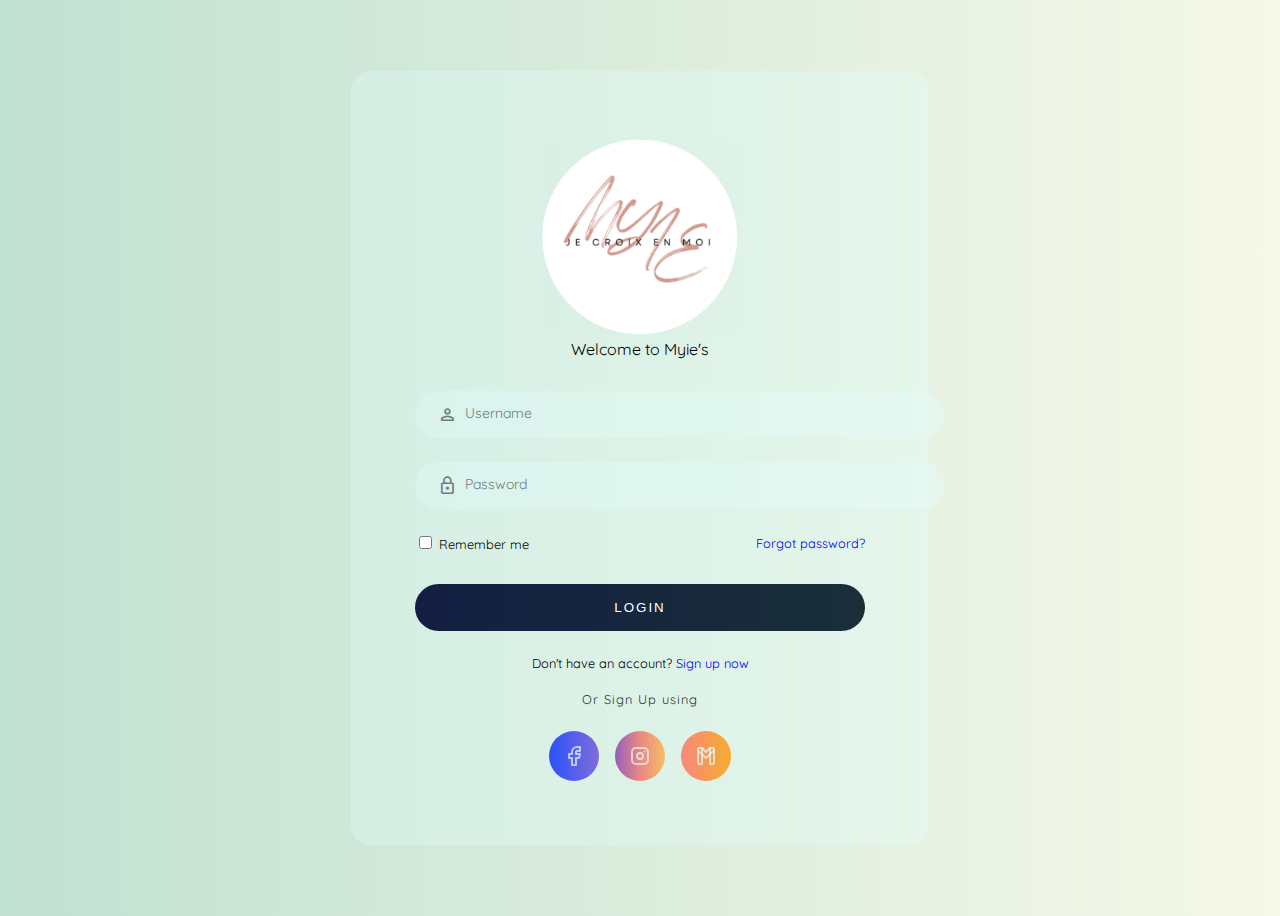
<file: login.html>
<!DOCTYPE html>
<html lang="en">
<head>
    <meta charset="UTF-8">
    <meta http-equiv="X-UA-Compatible" content="IE=edge">
    <meta name="viewport" content="width=device-width, initial-scale=1.0">
    <title>Login Page</title>
    <link rel="stylesheet" href="login.css">
    <link rel="stylesheet" href="https://fonts.googleapis.com/css2?family=Material+Symbols+Outlined:opsz,wght,FILL,GRAD@48,400,0,0" />
</head>
<body>
    <div class="login-card-container">
        <div class="login-card">
            <div class="login-card-logo">
                <img src="myie.png" alt="logo">
            </div>
            <div class="login-card-header">
                <div>Welcome to Myie's</div>
            </div>
            <div class="login-card-form">
                <div class="form-item">
                    <input type="text" required>
                    <span class="form-item-icon material-symbols-outlined">person</span>
                    <div class="label">Username</div>
                </div>
                <div class="form-item">
                    <input type="text" required>
                    <span class="form-item-icon material-symbols-outlined">lock</span>
                    <div class="label">Password</div>
                </div>
                <div class="form-item-other">
                    <div class="checkbox">
                        <input type="checkbox" id="remember_me_check_box">
                        <label for="remember_me_check_box">Remember me</label>
                    </div>
                    <a href="#">Forgot password?</a>
                </div>
                <button type="submit">Login</button>
            </div>
            <div class="login-card-footer">
                Don't have an account? <a href="#">Sign up now</a>
            </div>
            <div class="login-card-social">
                <div>Or Sign Up using</div>
                <div class="login-card-social-btn">
                    <a class="facebook-logo" href="#">
                        <svg xmlns="http://www.w3.org/2000/svg" class="icon icon-tabler icon-tabler-brand-facebook" width="24" height="24" viewBox="0 0 24 24" stroke-width="2" stroke="currentColor" fill="none" stroke-linecap="round" stroke-linejoin="round">
                            <path stroke="none" d="M0 0h24v24H0z" fill="none"></path>
                            <path d="M7 10v4h3v7h4v-7h3l1 -4h-4v-2a1 1 0 0 1 1 -1h3v-4h-3a5 5 0 0 0 -5 5v2h-3"></path>
                         </svg>
                    </a>
                    <a class="instagram-logo" href="#">
                        <svg xmlns="http://www.w3.org/2000/svg" class="icon icon-tabler icon-tabler-brand-instagram" width="24" height="24" viewBox="0 0 24 24" stroke-width="2" stroke="currentColor" fill="none" stroke-linecap="round" stroke-linejoin="round">
                            <path stroke="none" d="M0 0h24v24H0z" fill="none"></path>
                            <path d="M4 4m0 4a4 4 0 0 1 4 -4h8a4 4 0 0 1 4 4v8a4 4 0 0 1 -4 4h-8a4 4 0 0 1 -4 -4z"></path>
                            <path d="M12 12m-3 0a3 3 0 1 0 6 0a3 3 0 1 0 -6 0"></path>
                            <path d="M16.5 7.5l0 0"></path>
                         </svg>
                    </a>
                    <a class="google-logo" href="#">
                        <svg xmlns="http://www.w3.org/2000/svg" class="icon icon-tabler icon-tabler-brand-gmail" width="24" height="24" viewBox="0 0 24 24" stroke-width="2" stroke="currentColor" fill="none" stroke-linecap="round" stroke-linejoin="round">
                            <path stroke="none" d="M0 0h24v24H0z" fill="none"></path>
                            <path d="M16 20h3a1 1 0 0 0 1 -1v-14a1 1 0 0 0 -1 -1h-3v16z"></path>
                            <path d="M5 20h3v-16h-3a1 1 0 0 0 -1 1v14a1 1 0 0 0 1 1z"></path>
                            <path d="M16 4l-4 4l-4 -4"></path>
                            <path d="M4 6.5l8 7.5l8 -7.5"></path>
                         </svg>
                    </a>
                </div>
            </div>
        </div>
    </div>
</body>
</html>
</file>
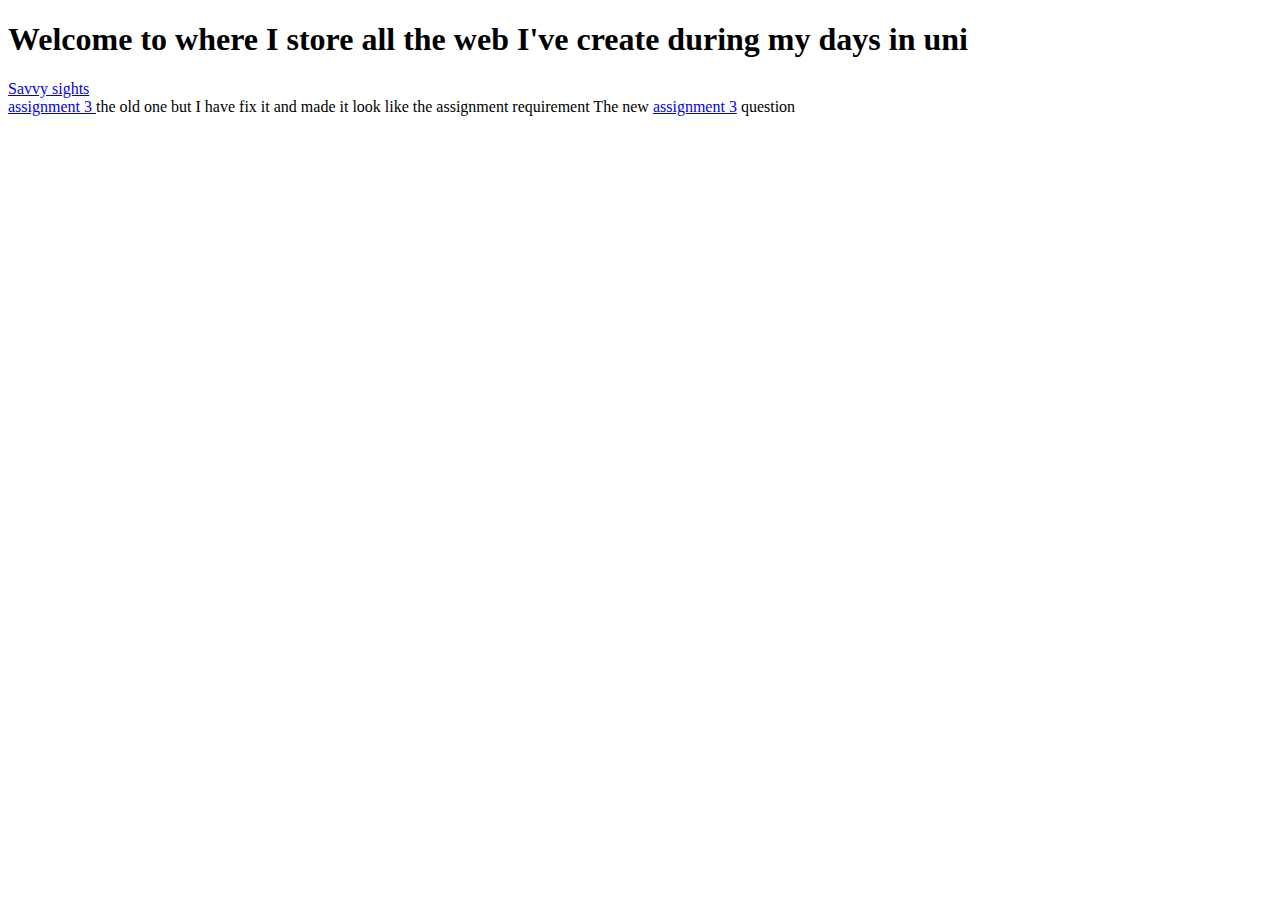
<file: html/website.html>
<!DOCTYPE html>
<html lang="en">
<head>
    <meta charset="UTF-8">
    <meta http-equiv="X-UA-Compatible" content="IE=edge">
    <meta name="viewport" content="width=device-width, initial-scale=1.0">
    <title>Websites of Myie</title>
</head>
<body>
    <h1>Welcome to where I store all the web I've create during my days in uni</h1>
    <p>
        <a href="https://myiea.github.io/Technolobies/">Savvy sights</a> <br>
    <a href="https://myiea.github.io/Assessment-3-question-3-host/">assignment 3 </a> the old one but I have fix it and made it look like the assignment requirement
    The new <a href="https://myiea.github.io/ass3q3-fix/">assignment 3</a>  question
    </p>
</body>
</html>
</file>
<file: login.css>
@import url('https://fonts.googleapis.com/css2?family=Quicksand:wght@300;400;500;600;700&display=swap');

body{
    font-family: 'Quicksand';
    min-height: 100vh;
    background:linear-gradient(to right, #c1e1d2,#f6f8e8) ;
    display: flex;
    align-items: center;
    justify-content: center;
}

.login-card{
    width: 450px;
    background: rgb(225, 255, 255, 0.3);
    padding: 4rem;
    border-radius: 20px;
    position: relative;
}

.login-card img{
    width: 200px;
}

.login-card-logo, 
.login-card-header, 
.login-card-footer{
    text-align: center;
}

.login-card a{
    text-decoration: none;
}

.login-card a:hover{
    text-decoration: underline;
}

.login-card-header{
    margin-bottom: 2rem;
}

.login-card-form{
    display: flex;
    flex-direction: column;
    gap: 1.5rem;
}

.login-card-form .form-item{
    position: relative;
}

.login-card-form .form-item .form-item-icon{
    position: absolute;
    top: .82rem;
    left: 1.4rem;
    font-size: 1.3rem;
    color: #747a81;
}

.login-card-form .form-item .label{
    position: absolute;
    left:50px;
    top: 13px;
    pointer-events: none;
    font-size: 14px;
    color: #747a81;
    transition: .5s;
}

.login-card-form .form-item-other{
    display: flex;
    align-items: center;
    justify-content: space-between;
    font-size: calc(1rem*.8);
    margin-bottom: .5rem;
}

.login-card-footer{
    margin-top: 1.5rem;
    font-size: calc(1rem*.8);
}

.login-card input[type="text"],
.login-card input[type="password"]{
    border: none;
    outline: none;
    background: rgb(225, 255, 255, 0.3);
    padding: 1rem 1.5rem;
    padding-left: calc(1rem*3.5);
    border-radius: 100px;
    width: 100%;
}

.login-card input[type="text"]:valid,
.login-card input[type="password"]:valid,
.login-card input[type="text"]:focus,
.login-card input[type="text"]:focus{
    background:rgb(225, 255, 255, 0.7);
}

.login-card input[type="text"]:valid ~ .label,
.login-card input[type="password"]:valid ~ .label,
.login-card input[type="text"]:focus ~ .label,
.login-card input[type="text"]:focus ~ .label{
    color: #833ab4;
    transform: translate(10px,-10px);
    font-size: .8rem;
    margin-left: -2rem;
    top: -6px;
}

.login-card-form button{
    background: linear-gradient(to right, #131e42, #1a2f38);
    border: none;
    color: white;
    padding: 1rem;
    border-radius: 100px;
    text-transform: uppercase;
    letter-spacing: 2px;
    transition: background 0.5s;
}

.login-card-form button:hover{
    background: rgb(0,0,0,.85);
    cursor: pointer;
}

.login-card-social{
    display: flex;
    flex-direction: column;
    gap: 1.5rem;
    text-align: center;
    margin-top: 1.2rem;
}

.login-card-social > div{
    opacity: .8;
    letter-spacing: 1px;
    font-size: calc(1rem*.8);
}

.login-card-social-btn{
    display: flex;
    align-items: center;
    justify-content: center;
    gap: 1rem;
}

.login-card-social-btn a{
    display: flex;
    align-items: center;
    justify-content: center;
    color: rgb(225, 255, 255, 0.7);
    width: 50px;
    height: 50px;
    border-radius: 100px;
}

.facebook-logo{
    background: linear-gradient(to right, #002bff, #4415d3bf);
}

.instagram-logo{
    background: linear-gradient(to right, #833ab4, #fd1d1d9e, #fcb045);
}

.google-logo{
    background: linear-gradient(to right,#ff6d62, #fd9a01);
}

.login-card-social-btn a:hover{
    transform: scale(1.1);
    opacity: .8;
}
</file>
